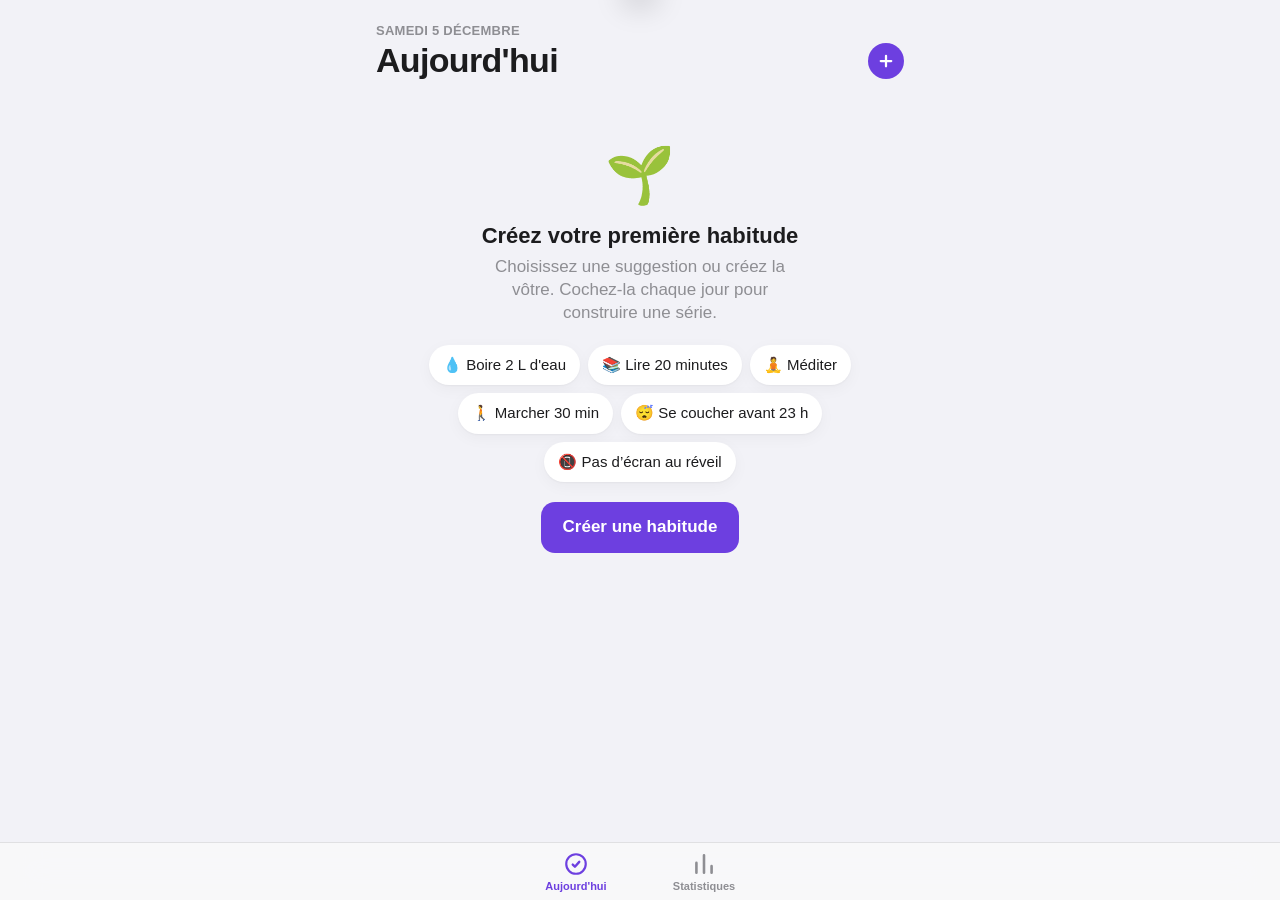
<file: index.html>
<!doctype html>
<html lang="fr">
<head>
  <meta charset="utf-8">
  <meta name="viewport" content="width=device-width, initial-scale=1, viewport-fit=cover">
  <title>Habitudes</title>
  <meta name="description" content="Suivez vos habitudes quotidiennes, même hors ligne.">
  <meta name="theme-color" content="#F2F2F7" media="(prefers-color-scheme: light)">
  <meta name="theme-color" content="#000000" media="(prefers-color-scheme: dark)">

  <!-- Installation sur iPhone (Safari → Partager → Sur l'écran d'accueil) -->
  <meta name="apple-mobile-web-app-capable" content="yes">
  <meta name="mobile-web-app-capable" content="yes">
  <meta name="apple-mobile-web-app-title" content="Habitudes">
  <meta name="apple-mobile-web-app-status-bar-style" content="default">
  <link rel="apple-touch-icon" href="icons/icon-180.png">
  <link rel="icon" type="image/png" sizes="192x192" href="icons/icon-192.png">
  <link rel="manifest" href="manifest.webmanifest">

  <link rel="stylesheet" href="styles.css">
</head>
<body>
  <main id="app" aria-live="polite"></main>

  <nav class="tabbar" aria-label="Navigation">
    <button class="tab" data-tab="today" aria-current="page">
      <svg viewBox="0 0 24 24" aria-hidden="true"><path d="M9 12.5l2 2 4-4.5" fill="none" stroke="currentColor" stroke-width="2.2" stroke-linecap="round" stroke-linejoin="round"/><circle cx="12" cy="12" r="9" fill="none" stroke="currentColor" stroke-width="2"/></svg>
      <span>Aujourd'hui</span>
    </button>
    <button class="tab" data-tab="stats">
      <svg viewBox="0 0 24 24" aria-hidden="true"><path d="M5 20V11M12 20V4M19 20v-6" fill="none" stroke="currentColor" stroke-width="2.4" stroke-linecap="round"/></svg>
      <span>Statistiques</span>
    </button>
  </nav>

  <div id="sheet" class="sheet-wrap" aria-hidden="true">
    <div class="backdrop" data-close></div>
    <form class="sheet" id="sheet-form" role="dialog" aria-modal="true" aria-labelledby="sheet-title" novalidate>
      <div class="grabber" aria-hidden="true"></div>
      <div class="sheet-head">
        <button type="button" class="link" data-close>Annuler</button>
        <h2 id="sheet-title">Nouvelle habitude</h2>
        <button type="submit" class="link strong">OK</button>
      </div>
      <div class="preview" id="preview"><span id="preview-emoji">💧</span></div>
      <label class="field">
        <span class="visually-hidden">Nom</span>
        <input id="f-name" maxlength="40" placeholder="Ex. : Boire 2 L d'eau" autocomplete="off" enterkeyhint="done">
      </label>
      <p class="section-label">Icône</p>
      <div class="emoji-grid" id="f-emojis"></div>
      <p class="section-label">Couleur</p>
      <div class="color-row" id="f-colors"></div>
      <button type="button" class="danger" id="f-delete">Supprimer l'habitude</button>
    </form>
  </div>

  <div id="toast" class="toast" role="status"></div>
  <input type="file" id="import-file" accept="application/json,.json" hidden>

  <script src="app.js"></script>
</body>
</html>
</file>
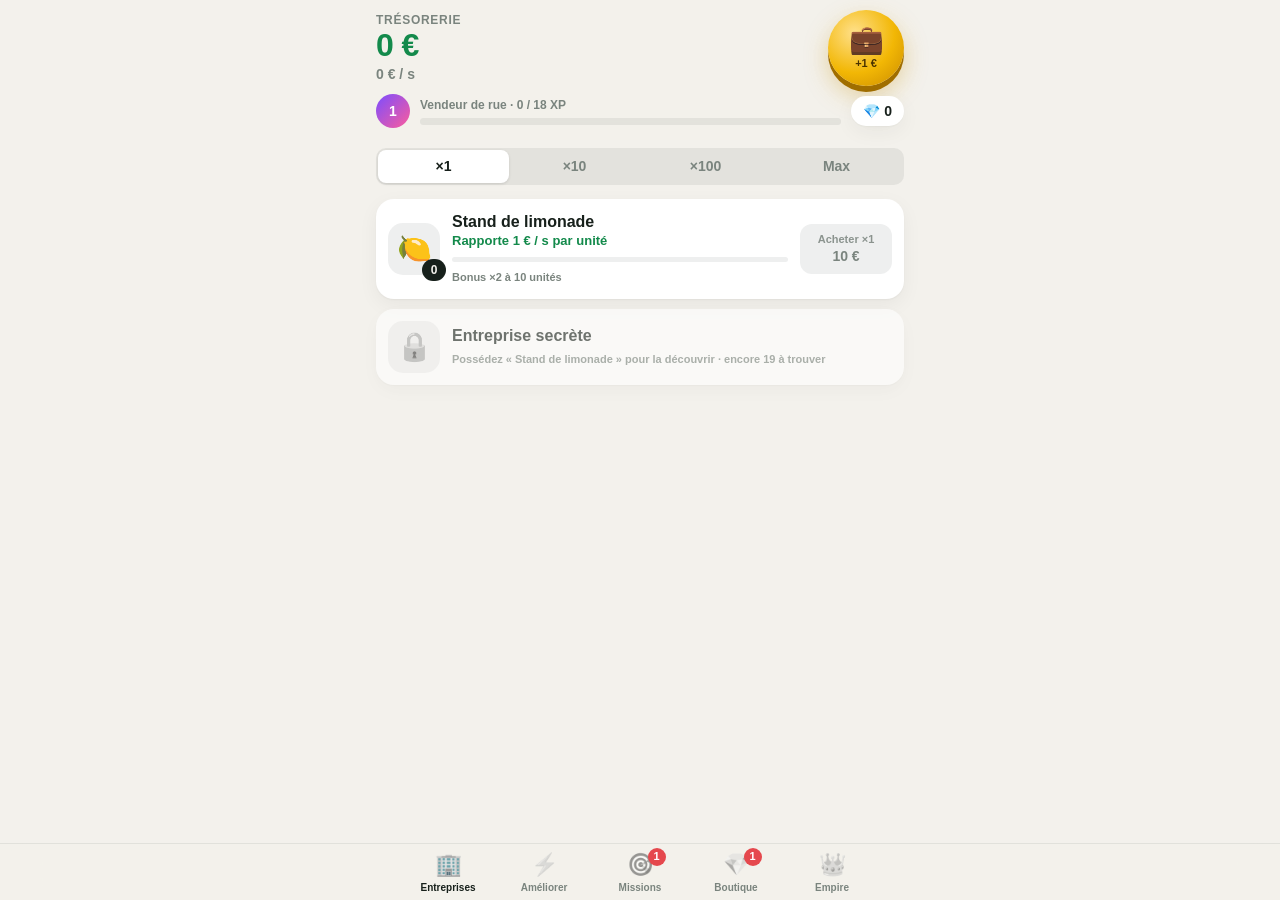
<file: empire/index.html>
<!doctype html>
<html lang="fr">
<head>
  <meta charset="utf-8">
  <meta name="viewport" content="width=device-width, initial-scale=1, viewport-fit=cover">
  <title>Mon Empire</title>
  <meta name="description" content="Bâtissez un empire d'entreprises qui rapportent de l'argent, même quand l'app est fermée.">
  <meta name="theme-color" content="#0E1A14">

  <meta name="apple-mobile-web-app-capable" content="yes">
  <meta name="mobile-web-app-capable" content="yes">
  <meta name="apple-mobile-web-app-title" content="Mon Empire">
  <meta name="apple-mobile-web-app-status-bar-style" content="black-translucent">
  <link rel="apple-touch-icon" href="icons/icon-180.png">
  <link rel="icon" type="image/png" sizes="192x192" href="icons/icon-192.png">
  <link rel="manifest" href="manifest.webmanifest">

  <link rel="stylesheet" href="style.css">
</head>
<body>
  <header class="hud">
    <div class="hud-main">
      <div class="hud-text">
        <p class="label">Trésorerie</p>
        <p id="money" class="money">0 €</p>
        <p id="rate" class="rate">0 € / s</p>
      </div>
      <button id="work" class="work" aria-label="Travailler pour gagner de l'argent">
        <span class="work-emoji" aria-hidden="true">💼</span>
        <span id="tapval" class="tapval">+1 €</span>
      </button>
    </div>
    <div class="hud-bar">
      <button id="lvl" class="lvl" aria-label="Votre niveau">
        <span id="lvl-num" class="lvl-num">1</span>
        <span class="lvl-info">
          <span id="lvl-title" class="lvl-title"></span>
          <span class="xp"><i id="xp-bar"></i></span>
        </span>
      </button>
      <span id="gems" class="gems">💎 0</span>
    </div>
    <div id="boosts" class="boosts"></div>
  </header>

  <main id="view"></main>

  <nav class="tabbar" aria-label="Navigation">
    <button class="tab" data-tab="biz" aria-current="page"><span class="ti" aria-hidden="true">🏢</span><span>Entreprises</span></button>
    <button class="tab" data-tab="up"><span class="ti" aria-hidden="true">⚡</span><span>Améliorer</span><b class="badge" id="badge-up" hidden></b></button>
    <button class="tab" data-tab="missions"><span class="ti" aria-hidden="true">🎯</span><span>Missions</span><b class="badge" id="badge-missions" hidden></b></button>
    <button class="tab" data-tab="shop"><span class="ti" aria-hidden="true">💎</span><span>Boutique</span><b class="badge" id="badge-shop" hidden></b></button>
    <button class="tab" data-tab="empire"><span class="ti" aria-hidden="true">👑</span><span>Empire</span></button>
  </nav>

  <button id="event" class="event" hidden aria-label="Attraper la surprise"><span id="event-emoji">🎁</span></button>

  <div id="modal" class="modal" hidden>
    <div class="modal-card" role="dialog" aria-modal="true" aria-labelledby="modal-title">
      <div class="modal-emoji" id="modal-emoji">💰</div>
      <h2 id="modal-title"></h2>
      <p id="modal-text"></p>
      <button class="primary" id="modal-ok">Encaisser</button>
    </div>
  </div>

  <div id="toast" class="toast" role="status"></div>
  <div id="fx" aria-hidden="true"></div>

  <script src="game.js"></script>
</body>
</html>
</file>
<file: styles.css>
:root {
  --bg: #F2F2F7;
  --card: #FFFFFF;
  --text: #1C1C1E;
  --muted: #8E8E93;
  --line: rgba(60, 60, 67, .12);
  --faint: rgba(120, 120, 128, .14);
  --accent: #6D3FE0;
  --danger: #FF3B30;
  --bar: rgba(249, 249, 249, .82);
  --shadow: 0 1px 2px rgba(0, 0, 0, .04), 0 4px 16px rgba(0, 0, 0, .04);
  color-scheme: light dark;
}

@media (prefers-color-scheme: dark) {
  :root {
    --bg: #000000;
    --card: #1C1C1E;
    --text: #F2F2F7;
    --muted: #98989F;
    --line: rgba(84, 84, 88, .55);
    --faint: rgba(120, 120, 128, .28);
    --accent: #A78BFA;
    --danger: #FF453A;
    --bar: rgba(22, 22, 24, .82);
    --shadow: none;
  }
}

* { box-sizing: border-box; -webkit-tap-highlight-color: transparent; }

html, body {
  margin: 0;
  background: var(--bg);
  color: var(--text);
  font: 17px/1.35 -apple-system, BlinkMacSystemFont, "SF Pro Text", "Segoe UI", Roboto, sans-serif;
  -webkit-text-size-adjust: 100%;
}

body { min-height: 100dvh; overscroll-behavior-y: none; }

button {
  font: inherit; color: inherit; background: none; border: 0; padding: 0;
  cursor: pointer; touch-action: manipulation;
}

.visually-hidden {
  position: absolute; width: 1px; height: 1px; overflow: hidden; clip: rect(0 0 0 0); white-space: nowrap;
}

#app {
  max-width: 560px;
  margin: 0 auto;
  padding: calc(env(safe-area-inset-top) + 14px) 16px calc(env(safe-area-inset-bottom) + 100px);
}

/* ---------- En-tête ---------- */
.top {
  display: flex; align-items: flex-end; justify-content: space-between; gap: 12px;
  margin: 8px 0 18px;
}
.top .date {
  margin: 0; color: var(--muted); font-size: 13px; font-weight: 600;
  text-transform: uppercase; letter-spacing: .02em;
}
.top h1 { margin: 2px 0 0; font-size: 34px; line-height: 1.1; font-weight: 800; letter-spacing: -.02em; }
.top-actions { display: flex; align-items: center; gap: 12px; }

.ring { position: relative; width: 52px; height: 52px; }
.ring svg { width: 100%; height: 100%; transform: rotate(-90deg); }
.ring .track { stroke: var(--faint); }
.ring .bar { stroke: var(--accent); transition: stroke-dashoffset .5s cubic-bezier(.2, .8, .2, 1); }
.ring span {
  position: absolute; inset: 0; display: grid; place-items: center;
  font-size: 13px; font-weight: 700; font-variant-numeric: tabular-nums;
}

.add-btn {
  width: 36px; height: 36px; border-radius: 50%;
  background: var(--accent); color: #fff;
  display: grid; place-items: center;
}
.add-btn svg { width: 18px; height: 18px; }
.add-btn:active { transform: scale(.92); }

/* ---------- Cartes d'habitude ---------- */
.list { list-style: none; margin: 0; padding: 0; display: grid; gap: 12px; }

.card {
  background: var(--card);
  border-radius: 18px;
  padding: 14px 14px 12px;
  box-shadow: var(--shadow);
  display: grid;
  grid-template-columns: 1fr auto;
  grid-template-areas: "main check" "week week";
  row-gap: 12px;
  animation: rise .35s cubic-bezier(.2, .8, .2, 1) both;
}
@keyframes rise { from { opacity: 0; transform: translateY(8px); } }

.card-main {
  grid-area: main; display: flex; align-items: center; gap: 12px;
  text-align: left; min-width: 0;
}
.emoji {
  flex: none; width: 44px; height: 44px; border-radius: 13px;
  display: grid; place-items: center; font-size: 24px;
  background: color-mix(in srgb, var(--c) 18%, transparent);
}
.info { display: flex; flex-direction: column; min-width: 0; }
.name { font-weight: 600; overflow: hidden; text-overflow: ellipsis; white-space: nowrap; }
.streak { font-size: 14px; color: var(--muted); }
.streak.hot { color: color-mix(in srgb, var(--c) 75%, var(--text)); font-weight: 600; }

.check {
  grid-area: check; align-self: center;
  width: 48px; height: 48px; border-radius: 50%;
  border: 2.5px solid var(--c);
  display: grid; place-items: center;
  color: transparent;
  transition: background-color .2s, color .2s, transform .15s;
}
.check svg { width: 24px; height: 24px; }
.check:active { transform: scale(.9); }
.check[aria-pressed="true"] { background: var(--c); color: #fff; animation: pop .35s cubic-bezier(.3, 1.6, .5, 1); }
@keyframes pop { 0% { transform: scale(.8); } 100% { transform: scale(1); } }

.week {
  grid-area: week;
  display: grid; grid-template-columns: repeat(7, 1fr); gap: 4px;
  padding-top: 10px; border-top: 1px solid var(--line);
}
.day { display: flex; flex-direction: column; align-items: center; gap: 4px; }
.day small { font-size: 11px; font-weight: 600; color: var(--muted); }
.day i {
  width: 26px; height: 26px; border-radius: 50%;
  background: var(--faint);
  transition: background-color .2s;
}
.day[aria-pressed="true"] i { background: var(--c); }
.day.is-today small { color: var(--text); }
.day.is-today i { box-shadow: 0 0 0 2px var(--card), 0 0 0 3.5px var(--c); }

.hint { text-align: center; color: var(--muted); font-size: 13px; margin: 18px 0 0; }

/* ---------- État vide ---------- */
.empty { text-align: center; padding: 40px 12px 8px; }
.empty .big { font-size: 56px; }
.empty h2 { margin: 8px 0 6px; font-size: 22px; }
.empty p { margin: 0 auto 20px; color: var(--muted); max-width: 300px; }
.chips { display: flex; flex-wrap: wrap; justify-content: center; gap: 8px; }
.chip {
  background: var(--card); box-shadow: var(--shadow);
  padding: 10px 14px; border-radius: 999px; font-size: 15px; font-weight: 500;
}
.chip:active { transform: scale(.96); }
.primary {
  margin-top: 20px; background: var(--accent); color: #fff;
  padding: 14px 22px; border-radius: 14px; font-weight: 600;
}

/* ---------- Statistiques ---------- */
.summary { display: grid; grid-template-columns: repeat(3, 1fr); gap: 10px; margin-bottom: 18px; }
.tile { background: var(--card); border-radius: 16px; padding: 12px; box-shadow: var(--shadow); }
.tile b { display: block; font-size: 26px; font-weight: 800; font-variant-numeric: tabular-nums; }
.tile span { font-size: 12px; color: var(--muted); font-weight: 600; }

.stat-card { background: var(--card); border-radius: 18px; padding: 14px; box-shadow: var(--shadow); }
.stat-head { display: flex; align-items: center; gap: 12px; margin-bottom: 12px; }
.stat-head .emoji { width: 36px; height: 36px; font-size: 20px; border-radius: 10px; }
.stat-nums { display: flex; gap: 14px; margin-left: auto; text-align: right; }
.stat-nums div { display: flex; flex-direction: column; }
.stat-nums b { font-size: 17px; font-variant-numeric: tabular-nums; }
.stat-nums span { font-size: 11px; color: var(--muted); font-weight: 600; }

.heat {
  display: grid; grid-auto-flow: column; grid-template-rows: repeat(7, 1fr);
  gap: 3px; overflow: hidden;
}
.heat i { aspect-ratio: 1; border-radius: 3px; background: var(--faint); }
.heat i.on { background: var(--c); }
.heat i.future { background: transparent; }
.heat-legend { display: flex; justify-content: space-between; font-size: 11px; color: var(--muted); margin-top: 6px; }

.group-title { margin: 28px 4px 8px; font-size: 13px; font-weight: 600; color: var(--muted); text-transform: uppercase; letter-spacing: .02em; }
.group { background: var(--card); border-radius: 14px; overflow: hidden; box-shadow: var(--shadow); }
.row {
  display: flex; width: 100%; align-items: center; justify-content: space-between;
  padding: 13px 16px; text-align: left;
}
.row + .row { border-top: 1px solid var(--line); }
.row:active { background: var(--faint); }
.row .accent { color: var(--accent); }
.row.danger-row { color: var(--danger); }
.footnote { text-align: center; color: var(--muted); font-size: 12px; margin-top: 20px; }

/* ---------- Barre d'onglets ---------- */
.tabbar {
  position: fixed; left: 0; right: 0; bottom: 0; z-index: 10;
  display: flex; justify-content: center; gap: 40px;
  padding: 8px 16px calc(env(safe-area-inset-bottom) + 6px);
  background: var(--bar);
  -webkit-backdrop-filter: saturate(180%) blur(20px);
  backdrop-filter: saturate(180%) blur(20px);
  border-top: .5px solid var(--line);
}
.tab {
  display: flex; flex-direction: column; align-items: center; gap: 2px;
  min-width: 88px; color: var(--muted); font-size: 11px; font-weight: 600;
}
.tab svg { width: 26px; height: 26px; }
.tab[aria-current="page"] { color: var(--accent); }

/* ---------- Feuille (ajout / modification) ---------- */
.sheet-wrap { position: fixed; inset: 0; z-index: 20; pointer-events: none; visibility: hidden; transition: visibility 0s .4s; }
.sheet-wrap.open { pointer-events: auto; visibility: visible; transition: none; }
.backdrop { position: absolute; inset: 0; background: rgba(0, 0, 0, .35); opacity: 0; transition: opacity .3s; }
.sheet-wrap.open .backdrop { opacity: 1; }

.sheet {
  position: absolute; left: 0; right: 0; bottom: 0;
  max-width: 560px; margin: 0 auto; max-height: 92dvh; overflow-y: auto;
  background: var(--bg);
  border-radius: 14px 14px 0 0;
  padding: 6px 16px calc(env(safe-area-inset-bottom) + 20px);
  transform: translateY(100%);
  transition: transform .38s cubic-bezier(.2, .9, .25, 1);
}
.sheet-wrap.open .sheet { transform: none; }
.grabber { width: 36px; height: 5px; border-radius: 3px; background: var(--faint); margin: 0 auto 6px; }
.sheet-head { display: grid; grid-template-columns: 1fr auto 1fr; align-items: center; margin-bottom: 10px; }
.sheet-head h2 { margin: 0; font-size: 17px; font-weight: 600; }
.sheet-head .link { color: var(--accent); padding: 8px 0; justify-self: start; }
.sheet-head .link.strong { font-weight: 700; justify-self: end; }

.preview {
  width: 84px; height: 84px; margin: 6px auto 16px; border-radius: 24px;
  display: grid; place-items: center; font-size: 44px;
  background: color-mix(in srgb, var(--c) 22%, transparent);
  transition: background-color .2s;
}

.field input {
  width: 100%; border: 0; outline: none;
  background: var(--card); color: var(--text);
  font: inherit; padding: 14px 16px; border-radius: 12px;
  font-size: 17px;
}
.field input:focus { box-shadow: 0 0 0 2px var(--c, var(--accent)); }

.section-label { margin: 20px 4px 8px; font-size: 13px; font-weight: 600; color: var(--muted); text-transform: uppercase; letter-spacing: .02em; }

.emoji-grid {
  display: grid; grid-template-columns: repeat(auto-fill, minmax(44px, 1fr)); gap: 6px;
  background: var(--card); border-radius: 14px; padding: 8px;
}
.emoji-grid button { font-size: 24px; height: 44px; border-radius: 10px; }
.emoji-grid button[aria-pressed="true"] { background: color-mix(in srgb, var(--c) 22%, transparent); box-shadow: inset 0 0 0 2px var(--c); }

.color-row { display: grid; grid-template-columns: repeat(5, 1fr); gap: 14px; justify-items: center; background: var(--card); border-radius: 14px; padding: 14px 12px; }
.color-row button { width: 32px; height: 32px; border-radius: 50%; background: var(--sw); }
.color-row button[aria-pressed="true"] { box-shadow: 0 0 0 3px var(--card), 0 0 0 5px var(--sw); }

.danger {
  display: block; width: 100%; margin-top: 24px;
  background: var(--card); color: var(--danger);
  padding: 14px; border-radius: 12px; font-weight: 600;
}
.danger[hidden] { display: none; }

/* ---------- Notification ---------- */
.toast {
  position: fixed; left: 50%; z-index: 30;
  top: calc(env(safe-area-inset-top) + 10px);
  transform: translate(-50%, -150%);
  background: var(--card); color: var(--text);
  padding: 12px 18px; border-radius: 999px;
  box-shadow: 0 8px 30px rgba(0, 0, 0, .18);
  font-weight: 600; font-size: 15px; white-space: nowrap;
  transition: transform .4s cubic-bezier(.2, .9, .25, 1);
}
.toast.show { transform: translate(-50%, 0); }

@media (prefers-reduced-motion: reduce) {
  *, *::before, *::after { animation: none !important; transition: none !important; }
}
.stat-head .name { flex: 1; min-width: 0; }
</file>
<file: empire/style.css>
:root {
  --bg: #F3F1EC;
  --card: #FFFFFF;
  --text: #17201B;
  --muted: #7A847E;
  --line: rgba(23, 32, 27, .08);
  --faint: rgba(23, 32, 27, .07);
  --green: #138A4B;
  --green-ink: #FFFFFF;
  --gold: #B88600;
  --money: #138A4B;
  --hud: rgba(243, 241, 236, .86);
  --shadow: 0 1px 2px rgba(0, 0, 0, .04), 0 6px 20px rgba(0, 0, 0, .05);
  color-scheme: light dark;
}
@media (prefers-color-scheme: dark) {
  :root {
    --bg: #0B1410;
    --card: #15211B;
    --text: #EEF3EF;
    --muted: #8A9A90;
    --line: rgba(255, 255, 255, .07);
    --faint: rgba(255, 255, 255, .08);
    --green: #22C06B;
    --green-ink: #06140C;
    --gold: #F2C14E;
    --money: #F2C14E;
    --hud: rgba(11, 20, 16, .86);
    --shadow: none;
  }
}

* { box-sizing: border-box; -webkit-tap-highlight-color: transparent; }
html, body {
  margin: 0; background: var(--bg); color: var(--text);
  font: 16px/1.35 -apple-system, BlinkMacSystemFont, "SF Pro Text", "Segoe UI", Roboto, sans-serif;
  -webkit-text-size-adjust: 100%;
}
body { min-height: 100dvh; overscroll-behavior-y: none; -webkit-user-select: none; user-select: none; }
button { font: inherit; color: inherit; background: none; border: 0; padding: 0; cursor: pointer; touch-action: manipulation; }

/* ---------- Tableau de bord (fixe en haut) ---------- */
.hud {
  position: sticky; top: 0; z-index: 10;
  display: flex; align-items: center; justify-content: space-between; gap: 12px;
  max-width: 560px; margin: 0 auto;
  padding: calc(env(safe-area-inset-top) + 10px) 16px 12px;
  background: var(--hud);
  -webkit-backdrop-filter: saturate(180%) blur(20px);
  backdrop-filter: saturate(180%) blur(20px);
}
.hud-text { min-width: 0; }
.label { margin: 0; font-size: 12px; font-weight: 700; color: var(--muted); text-transform: uppercase; letter-spacing: .06em; }
.money {
  margin: 0; font-size: 36px; font-weight: 800; letter-spacing: -.02em; line-height: 1.1;
  color: var(--money); font-variant-numeric: tabular-nums; white-space: nowrap;
}
.rate { margin: 2px 0 0; font-size: 14px; font-weight: 600; color: var(--muted); font-variant-numeric: tabular-nums; }

.work {
  flex: none; width: 84px; height: 84px; border-radius: 50%;
  background: radial-gradient(circle at 35% 30%, #FFE08A, #F2B705 55%, #C98A00);
  box-shadow: 0 6px 0 #A06E00, 0 10px 24px rgba(201, 138, 0, .35);
  display: flex; flex-direction: column; align-items: center; justify-content: center;
  transition: transform .06s, box-shadow .06s;
}
.work:active { transform: translateY(5px); box-shadow: 0 1px 0 #A06E00, 0 4px 10px rgba(201, 138, 0, .3); }
.work-emoji { font-size: 32px; line-height: 1; }
.tapval { font-size: 11px; font-weight: 800; color: #4A3300; margin-top: 2px; max-width: 76px; overflow: hidden; text-overflow: ellipsis; white-space: nowrap; }

/* ---------- Contenu ---------- */
#view {
  max-width: 560px; margin: 0 auto;
  padding: 4px 16px calc(env(safe-area-inset-bottom) + 96px);
}

.seg {
  display: grid; grid-template-columns: repeat(4, 1fr);
  background: var(--faint); border-radius: 10px; padding: 2px; margin: 4px 0 14px;
}
.seg button { padding: 7px 0; border-radius: 8px; font-size: 14px; font-weight: 600; color: var(--muted); }
.seg button[aria-pressed="true"] { background: var(--card); color: var(--text); box-shadow: 0 1px 3px rgba(0, 0, 0, .12); }

.list { list-style: none; margin: 0; padding: 0; display: grid; gap: 10px; }

.biz {
  display: grid; grid-template-columns: auto 1fr auto; align-items: center; gap: 12px;
  background: var(--card); border-radius: 18px; padding: 12px; box-shadow: var(--shadow);
}
.biz-icon {
  position: relative; width: 52px; height: 52px; border-radius: 15px;
  display: grid; place-items: center; font-size: 28px; background: var(--faint);
}
.count {
  position: absolute; right: -6px; bottom: -6px;
  min-width: 24px; height: 22px; padding: 0 6px; border-radius: 11px;
  background: var(--text); color: var(--bg);
  font-size: 12px; font-weight: 800; display: grid; place-items: center;
  font-variant-numeric: tabular-nums;
}
.biz-body { min-width: 0; }
.biz-name { display: block; font-weight: 700; white-space: nowrap; overflow: hidden; text-overflow: ellipsis; }
.biz-inc { display: block; font-size: 13px; font-weight: 600; color: var(--green); font-variant-numeric: tabular-nums; }
.ms { height: 5px; border-radius: 3px; background: var(--faint); margin: 7px 0 3px; overflow: hidden; }
.ms i { display: block; height: 100%; background: var(--gold); border-radius: 3px; transition: width .3s; }
.ms-label { font-size: 11px; color: var(--muted); font-weight: 600; }

.buy {
  min-width: 92px; padding: 8px 10px; border-radius: 12px;
  background: var(--green); color: var(--green-ink);
  display: flex; flex-direction: column; align-items: center;
  transition: opacity .15s, transform .08s;
}
.buy small { font-size: 11px; font-weight: 700; opacity: .85; }
.buy b { font-size: 14px; font-variant-numeric: tabular-nums; white-space: nowrap; }
.buy:active { transform: scale(.95); }
.buy.poor { background: var(--faint); color: var(--muted); }
.buy.poor:active { transform: none; }

.biz.locked { opacity: .6; grid-template-columns: auto 1fr; }
.biz.locked .biz-icon { filter: grayscale(1); }

/* ---------- Améliorations ---------- */
.section-title { margin: 22px 4px 8px; font-size: 13px; font-weight: 700; color: var(--muted); text-transform: uppercase; letter-spacing: .04em; }
.section-title:first-child { margin-top: 8px; }
.up { grid-template-columns: auto 1fr auto; }
.up .biz-icon { font-size: 24px; width: 46px; height: 46px; border-radius: 13px; }
.up .biz-name { white-space: normal; }
.up-desc { display: block; font-size: 13px; color: var(--muted); }
.empty { text-align: center; color: var(--muted); padding: 30px 20px; }
.empty .big { font-size: 44px; }
.owned-ups { display: flex; flex-wrap: wrap; gap: 6px; }
.owned-ups span { background: var(--card); border-radius: 10px; padding: 6px 8px; font-size: 20px; box-shadow: var(--shadow); }

/* ---------- Empire ---------- */
.hero {
  background: linear-gradient(135deg, #1B5E3B, #0E3B25); color: #fff;
  border-radius: 20px; padding: 18px; margin-top: 8px;
}
.hero h2 { margin: 0 0 4px; font-size: 20px; }
.hero p { margin: 0; color: rgba(255, 255, 255, .78); font-size: 14px; }
.hero .big-num { font-size: 34px; font-weight: 800; color: #F2C14E; margin: 10px 0 2px; font-variant-numeric: tabular-nums; }
.hero .primary { margin-top: 14px; width: 100%; }

.group { background: var(--card); border-radius: 16px; overflow: hidden; box-shadow: var(--shadow); }
.row { display: flex; width: 100%; justify-content: space-between; align-items: center; gap: 12px; padding: 13px 16px; text-align: left; }
.row + .row { border-top: 1px solid var(--line); }
.row b { font-variant-numeric: tabular-nums; text-align: right; }
button.row:active { background: var(--faint); }
.row.accent { color: var(--green); font-weight: 600; }
.row.danger { color: #E5484D; font-weight: 600; }
.legend { display: grid; grid-template-columns: repeat(2, 1fr); gap: 6px 16px; padding: 14px 16px; font-size: 14px; }
.legend b { display: inline-block; min-width: 30px; color: var(--money); }
.footnote { text-align: center; color: var(--muted); font-size: 12px; margin-top: 18px; }

.primary {
  background: #F2B705; color: #3A2800; font-weight: 800;
  padding: 14px 18px; border-radius: 14px; font-size: 16px;
}
.primary:disabled { background: rgba(255, 255, 255, .15); color: rgba(255, 255, 255, .5); }

/* ---------- Barre d'onglets ---------- */
.tabbar {
  position: fixed; left: 0; right: 0; bottom: 0; z-index: 10;
  display: flex; justify-content: center; gap: 18px;
  padding: 6px 12px calc(env(safe-area-inset-bottom) + 6px);
  background: var(--hud);
  -webkit-backdrop-filter: saturate(180%) blur(20px);
  backdrop-filter: saturate(180%) blur(20px);
  border-top: .5px solid var(--line);
}
.tab {
  position: relative; display: flex; flex-direction: column; align-items: center; gap: 1px;
  min-width: 96px; font-size: 11px; font-weight: 700; color: var(--muted);
}
.tab .ti { font-size: 24px; filter: grayscale(1); opacity: .6; transition: filter .2s, opacity .2s; }
.tab[aria-current="page"] { color: var(--text); }
.tab[aria-current="page"] .ti { filter: none; opacity: 1; }
.badge {
  position: absolute; top: -2px; left: 56%;
  min-width: 18px; height: 18px; padding: 0 5px; border-radius: 9px;
  background: #E5484D; color: #fff; font-size: 11px; font-weight: 800;
  display: grid; place-items: center;
}
.badge[hidden] { display: none; }

/* ---------- Modale, notification, effets ---------- */
.modal {
  position: fixed; inset: 0; z-index: 30;
  display: grid; place-items: center; padding: 24px;
  background: rgba(0, 0, 0, .45);
  animation: fade .25s;
}
.modal[hidden] { display: none; }
.modal-card {
  width: 100%; max-width: 340px; text-align: center;
  background: var(--card); border-radius: 24px; padding: 24px 20px 20px;
  animation: zoom .35s cubic-bezier(.3, 1.5, .5, 1);
}
.modal-emoji { font-size: 56px; }
.modal-card h2 { margin: 6px 0 6px; font-size: 22px; }
.modal-card p { margin: 0 0 18px; color: var(--muted); }
.modal-card p b { color: var(--money); font-size: 22px; display: block; margin-top: 6px; }
.modal-card .primary { width: 100%; }
@keyframes fade { from { opacity: 0; } }
@keyframes zoom { from { transform: scale(.85); opacity: 0; } }

.toast {
  position: fixed; left: 50%; z-index: 40;
  bottom: calc(env(safe-area-inset-bottom) + 76px);
  transform: translate(-50%, 16px); opacity: 0; pointer-events: none;
  background: var(--text); color: var(--bg);
  padding: 11px 18px; border-radius: 999px; max-width: calc(100% - 32px);
  font-weight: 700; font-size: 14px; text-align: center;
  box-shadow: 0 8px 30px rgba(0, 0, 0, .25);
  transition: transform .35s cubic-bezier(.2, .9, .25, 1), opacity .25s;
}
.toast.show { transform: translate(-50%, 0); opacity: 1; }

#fx { position: fixed; inset: 0; pointer-events: none; z-index: 50; overflow: hidden; }
.float {
  position: absolute; transform: translate(-50%, -50%);
  font-weight: 800; font-size: 18px; color: var(--money);
  text-shadow: 0 1px 2px rgba(0, 0, 0, .25);
  animation: floatUp .9s ease-out forwards;
  white-space: nowrap;
}
@keyframes floatUp {
  to { transform: translate(-50%, -140%) translateY(-50px); opacity: 0; }
}

@media (prefers-reduced-motion: reduce) {
  *, *::before, *::after { animation: none !important; transition: none !important; }
}

/* =========================================================
   Niveaux, diamants, boosts, missions, trophées, roue, boutique
   ========================================================= */
.hud { flex-direction: column; align-items: stretch; gap: 8px; }
.hud-main { display: flex; align-items: center; justify-content: space-between; gap: 12px; }
.money { font-size: 32px; }
.work { width: 76px; height: 76px; }
.work-emoji { font-size: 28px; }

.hud-bar { display: flex; align-items: center; gap: 10px; }
.lvl { flex: 1; min-width: 0; display: flex; align-items: center; gap: 10px; text-align: left; }
.lvl-num {
  flex: none; width: 34px; height: 34px; border-radius: 50%;
  background: linear-gradient(135deg, #7B4DFF, #FC5C9C); color: #fff;
  display: grid; place-items: center; font-weight: 800; font-size: 14px;
}
.lvl-info { flex: 1; min-width: 0; display: flex; flex-direction: column; }
.lvl-title { font-size: 12px; font-weight: 700; color: var(--muted); white-space: nowrap; overflow: hidden; text-overflow: ellipsis; }
.xp { display: block; height: 7px; border-radius: 4px; background: var(--faint); overflow: hidden; margin-top: 4px; }
.xp i { display: block; height: 100%; width: 0; border-radius: 4px; background: linear-gradient(90deg, #7B4DFF, #FC5C9C); transition: width .3s; }
.gems {
  flex: none; background: var(--card); box-shadow: var(--shadow);
  padding: 6px 12px; border-radius: 999px; font-weight: 800; font-size: 14px; font-variant-numeric: tabular-nums;
}
.boosts { display: flex; flex-wrap: wrap; gap: 6px; }
.boosts:empty { display: none; }
.chip {
  background: linear-gradient(90deg, #7B4DFF, #FC5C9C); color: #fff;
  font-size: 12px; font-weight: 800; padding: 4px 10px; border-radius: 999px;
  font-variant-numeric: tabular-nums;
}

.tabbar { gap: 0; padding-left: 4px; padding-right: 4px; }
.tab { flex: 1; min-width: 0; max-width: 96px; font-size: 10px; }
.tab .ti { font-size: 22px; }
.badge { left: 58%; }

.lockbtn {
  min-width: 92px; padding: 8px 10px; border-radius: 12px;
  background: var(--faint); color: var(--muted);
  display: flex; flex-direction: column; align-items: center; font-size: 18px;
}
.lockbtn small { font-size: 12px; font-weight: 700; }

.biz-name.wrap { white-space: normal; }
.rewards { display: block; margin-top: 4px; font-size: 12px; font-weight: 700; color: var(--gold); }
.muted { color: var(--muted); }
.mission .buy { min-width: 84px; }

/* Cadeau du jour */
.daily { background: linear-gradient(135deg, #7B4DFF, #FC5C9C); color: #fff; border-radius: 20px; padding: 16px; margin-top: 8px; }
.daily-head { display: flex; gap: 12px; align-items: center; }
.daily-head .e { font-size: 40px; }
.daily-head b { display: block; font-size: 18px; }
.daily-head small { opacity: .85; }
.days { display: grid; grid-template-columns: repeat(7, 1fr); gap: 5px; margin: 14px 0; }
.days span { background: rgba(255, 255, 255, .18); border-radius: 10px; padding: 6px 0; font-size: 11px; font-weight: 800; text-align: center; line-height: 1.35; }
.days span.done { background: rgba(255, 255, 255, .92); color: #5B2BC4; }
.days span.now { box-shadow: inset 0 0 0 2px #fff; animation: pulse 1.2s ease-in-out infinite alternate; }
@keyframes pulse { to { transform: scale(1.08); } }
.daily .primary { width: 100%; }
.daily .primary:disabled { background: rgba(255, 255, 255, .22); color: rgba(255, 255, 255, .9); }

/* Trophées */
.ach-grid {
  display: grid; grid-template-columns: repeat(auto-fill, minmax(40px, 1fr)); gap: 6px;
  background: var(--card); border-radius: 16px; padding: 10px; box-shadow: var(--shadow);
}
.ach-grid button { aspect-ratio: 1; border-radius: 10px; background: var(--faint); font-size: 20px; filter: grayscale(1); opacity: .3; }
.ach-grid button.on { filter: none; opacity: 1; background: color-mix(in srgb, var(--gold) 22%, transparent); }

/* Roue de la fortune */
.wheel-card { background: var(--card); border-radius: 20px; padding: 18px 16px; text-align: center; box-shadow: var(--shadow); margin-top: 8px; }
.wheel-card h2 { margin: 0 0 2px; font-size: 20px; }
.wheel-card p { margin: 0; font-size: 14px; }
.wheel-wrap { position: relative; width: 250px; height: 250px; margin: 22px auto 18px; }
.wheel {
  position: absolute; inset: 0; border-radius: 50%;
  box-shadow: 0 0 0 6px #F2B705, 0 0 0 10px #A06E00, 0 12px 30px rgba(0, 0, 0, .3);
}
.wheel span {
  position: absolute; left: 50%; top: 50%; width: 40px; height: 40px; margin: -20px 0 0 -20px;
  display: grid; place-items: center; font-size: 26px;
  transform: rotate(var(--a)) translateY(-86px);
}
.pointer {
  position: absolute; left: 50%; top: -18px; z-index: 2; transform: translateX(-50%);
  width: 0; height: 0; border-left: 16px solid transparent; border-right: 16px solid transparent;
  border-top: 28px solid #E5484D; filter: drop-shadow(0 2px 2px rgba(0, 0, 0, .35));
}
.hub {
  position: absolute; left: 50%; top: 50%; width: 58px; height: 58px; margin: -29px 0 0 -29px;
  border-radius: 50%; background: radial-gradient(circle at 35% 30%, #FFE08A, #F2B705 60%, #C98A00);
  box-shadow: 0 3px 10px rgba(0, 0, 0, .3); display: grid; place-items: center; font-size: 26px;
}
.wheel-card .primary { width: 100%; }
.wheel-card .primary:disabled { background: var(--faint); color: var(--muted); }
.buy.gem { background: linear-gradient(135deg, #7B4DFF, #FC5C9C); color: #fff; }
.buy.gem.poor { background: var(--faint); color: var(--muted); }
.eternal { box-shadow: 0 0 0 2px #F2B705, var(--shadow); }

/* Surprise qui traverse l'écran */
.event {
  position: fixed; left: 0; z-index: 25; width: 66px; height: 66px; border-radius: 50%;
  display: grid; place-items: center; font-size: 36px;
  background: radial-gradient(circle at 35% 30%, #fff, #FFE9A3);
  box-shadow: 0 0 0 4px rgba(242, 183, 5, .55), 0 0 30px rgba(242, 183, 5, .6), 0 8px 24px rgba(0, 0, 0, .25);
}
.event[hidden] { display: none; }
.event.go { animation: drift 11s linear forwards; }
.event span { display: block; animation: bob .8s ease-in-out infinite alternate; }
@keyframes drift { from { transform: translateX(-80px); } to { transform: translateX(calc(100vw + 80px)); } }
@keyframes bob { from { transform: translateY(-6px) rotate(-10deg); } to { transform: translateY(6px) rotate(10deg); } }

.modal-card p strong { color: var(--text); }
</file>
